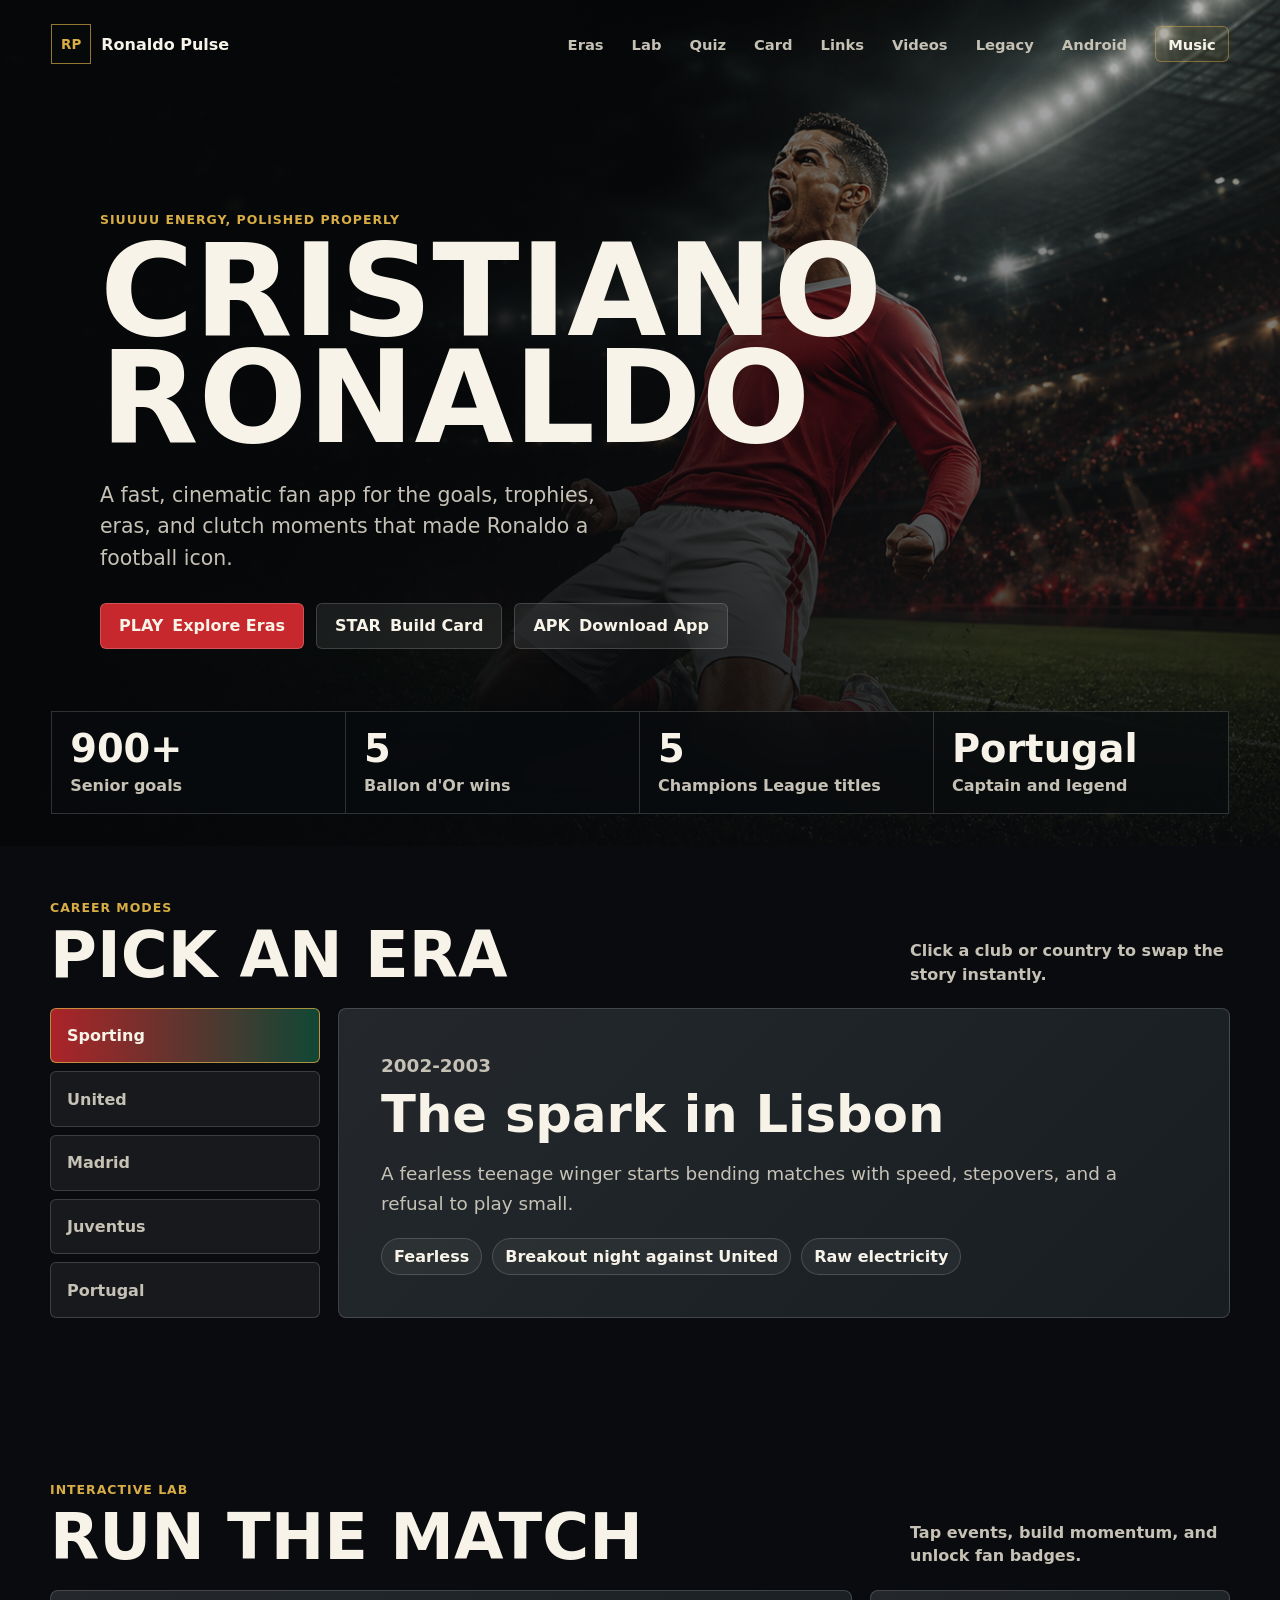
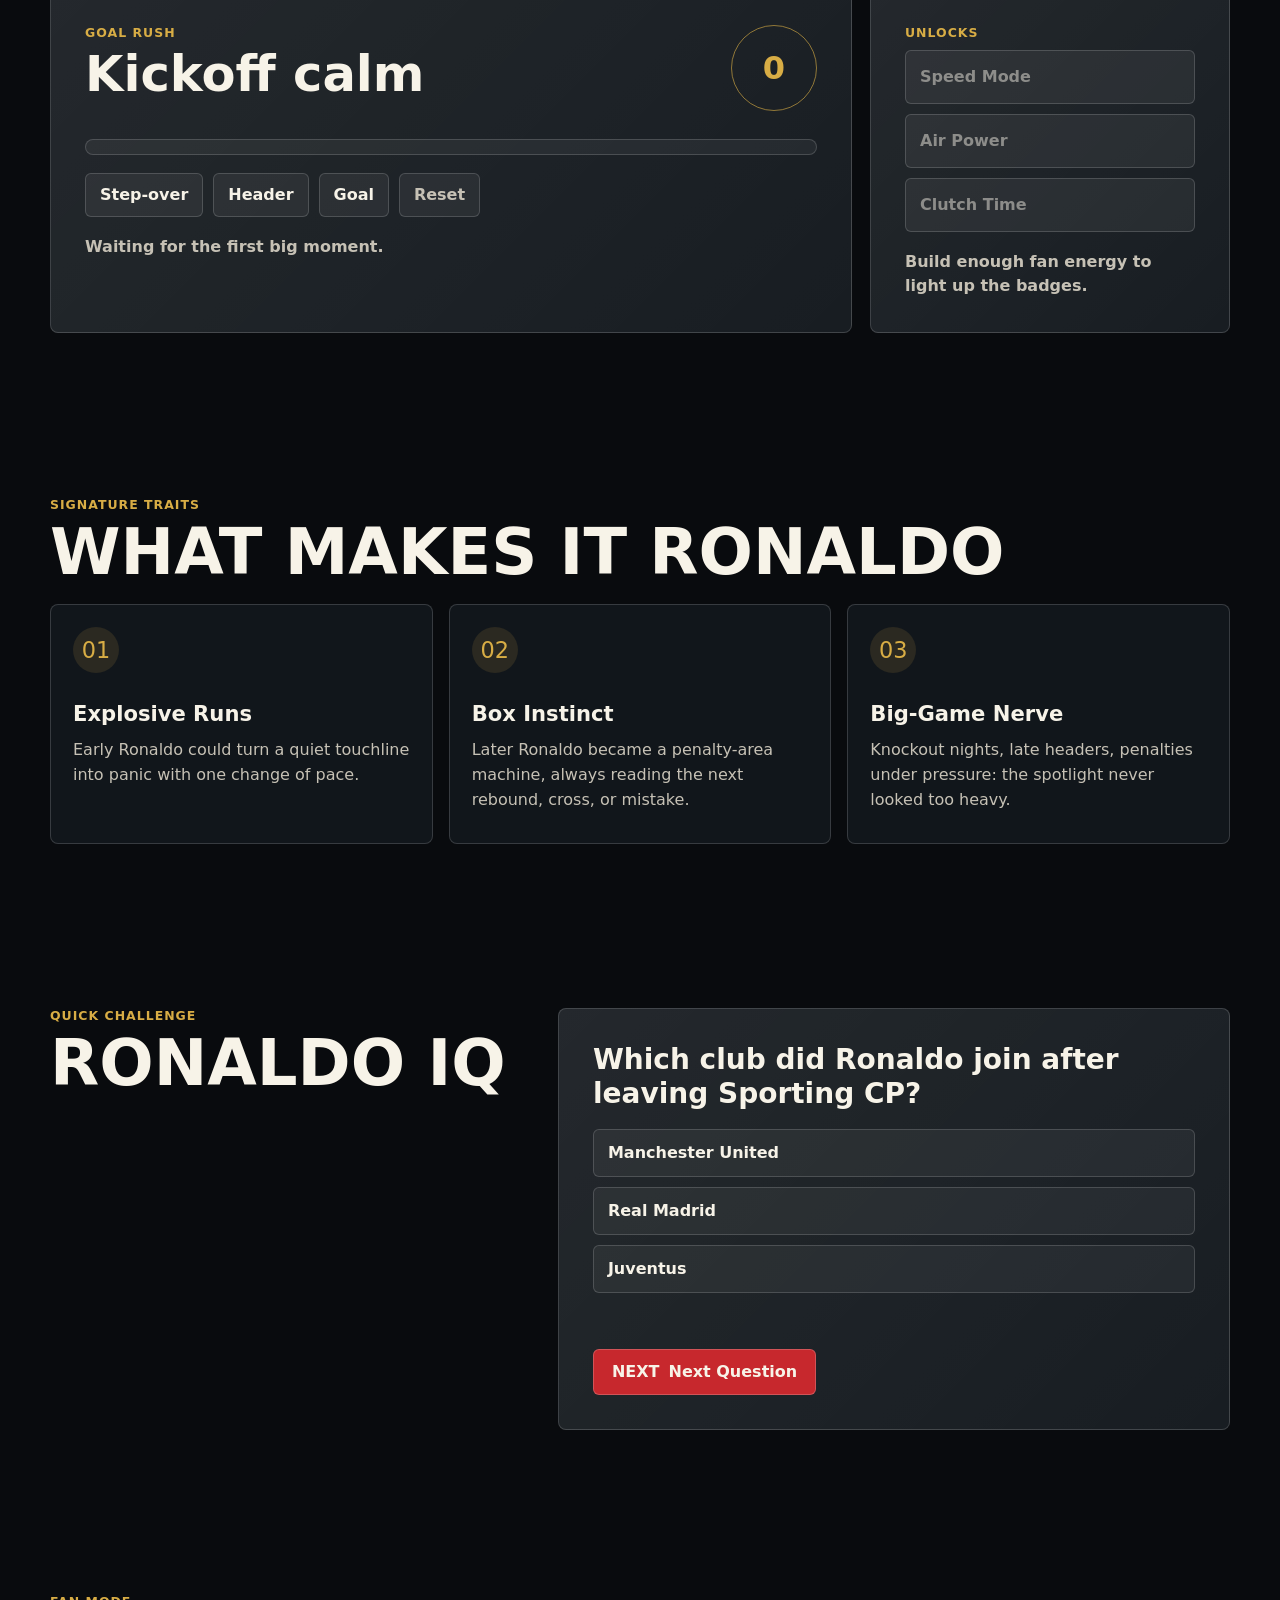
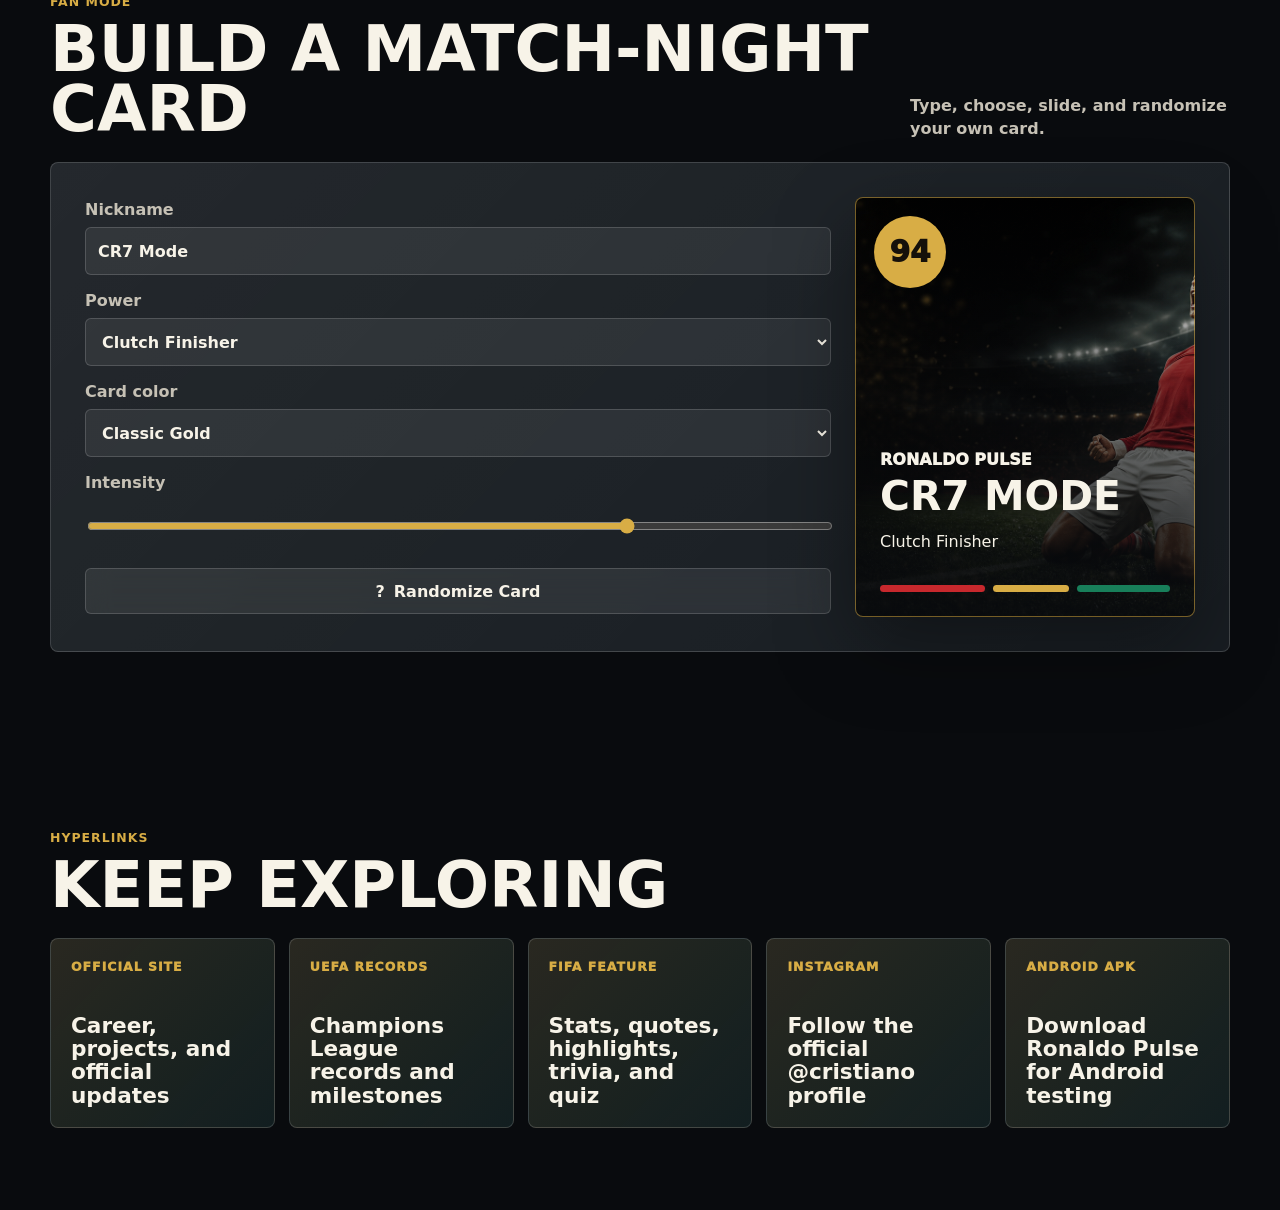
<file: index.html>
<!doctype html>
<html lang="en">
  <head>
    <meta charset="utf-8">
    <meta name="viewport" content="width=device-width, initial-scale=1">
    <title>Ronaldo Pulse</title>
    <meta name="theme-color" content="#090b0e">
    <link rel="manifest" href="manifest.webmanifest">
    <link rel="icon" href="assets/icon-192.png">
    <link rel="apple-touch-icon" href="assets/icon-192.png">
    <link rel="stylesheet" href="styles.css">
  </head>
  <body>
    <main class="app-shell">
      <section class="hero" aria-label="Ronaldo Pulse dashboard">
        <img class="hero__image" src="assets/ronaldo-hero.png" alt="Cinematic footballer celebrating in a stadium">
        <div class="hero__shade"></div>
        <nav class="topbar" aria-label="Primary">
          <a class="brand" href="#top" aria-label="Ronaldo Pulse home">
            <span class="brand__mark">RP</span>
            <span>Ronaldo Pulse</span>
          </a>
          <div class="topbar__links">
            <a href="#eras">Eras</a>
            <a href="#lab">Lab</a>
            <a href="#quiz">Quiz</a>
            <a href="#card">Card</a>
            <a href="#links">Links</a>
            <a href="videos.html">Videos</a>
            <a href="legacy.html">Legacy</a>
            <a href="https://github.com/Arunarena/legendary/releases/download/android-debug-v1/ronaldo-pulse-debug.apk">Android</a>
            <button class="music-toggle" type="button" data-music-toggle>Music</button>
            <button class="install-toggle" type="button" data-install-app hidden>Install</button>
          </div>
        </nav>

        <div class="hero__content" id="top">
          <p class="kicker">Siuuuu energy, polished properly</p>
          <h1>Cristiano<br>Ronaldo</h1>
          <p class="hero__copy">
            A fast, cinematic fan app for the goals, trophies, eras, and clutch moments that made Ronaldo a football icon.
          </p>
          <div class="hero__actions" aria-label="Hero actions">
            <a class="button button--primary" href="#eras">
              <span aria-hidden="true">PLAY</span>
              Explore Eras
            </a>
            <a class="button button--ghost" href="#card">
              <span aria-hidden="true">STAR</span>
              Build Card
            </a>
            <a class="button button--ghost" href="https://github.com/Arunarena/legendary/releases/download/android-debug-v1/ronaldo-pulse-debug.apk">
              <span aria-hidden="true">APK</span>
              Download App
            </a>
          </div>
        </div>

        <div class="score-strip" aria-label="Career highlights">
          <article>
            <strong>900+</strong>
            <span>Senior goals</span>
          </article>
          <article>
            <strong>5</strong>
            <span>Ballon d'Or wins</span>
          </article>
          <article>
            <strong>5</strong>
            <span>Champions League titles</span>
          </article>
          <article>
            <strong>Portugal</strong>
            <span>Captain and legend</span>
          </article>
        </div>
      </section>

      <section class="section section--tight" id="eras">
        <div class="section__heading">
          <div>
            <p class="kicker">Career modes</p>
            <h2>Pick An Era</h2>
          </div>
          <p class="section__note">Click a club or country to swap the story instantly.</p>
        </div>
        <div class="era-layout">
          <div class="era-tabs" role="tablist" aria-label="Ronaldo eras">
            <button class="era-tab is-active" type="button" role="tab" aria-selected="true" data-era="sporting">Sporting</button>
            <button class="era-tab" type="button" role="tab" aria-selected="false" data-era="united">United</button>
            <button class="era-tab" type="button" role="tab" aria-selected="false" data-era="madrid">Madrid</button>
            <button class="era-tab" type="button" role="tab" aria-selected="false" data-era="juve">Juventus</button>
            <button class="era-tab" type="button" role="tab" aria-selected="false" data-era="portugal">Portugal</button>
          </div>
          <article class="era-panel" aria-live="polite">
            <div>
              <p class="era-panel__eyebrow" id="eraYears">2002-2003</p>
              <h3 id="eraTitle">The spark in Lisbon</h3>
            </div>
            <p id="eraBody">
              A fearless teenage winger starts bending matches with speed, stepovers, and a refusal to play small.
            </p>
            <div class="era-stats">
              <span id="eraTrait">Fearless</span>
              <span id="eraMoment">Breakout night against United</span>
              <span id="eraVibe">Raw electricity</span>
            </div>
          </article>
        </div>
      </section>

      <section class="section command-deck" id="lab">
        <div class="section__heading">
          <div>
            <p class="kicker">Interactive lab</p>
            <h2>Run The Match</h2>
          </div>
          <p class="section__note">Tap events, build momentum, and unlock fan badges.</p>
        </div>
        <div class="lab-grid">
          <article class="goal-lab">
            <div class="goal-lab__top">
              <div>
                <p class="kicker">Goal rush</p>
                <h3 id="matchMood">Kickoff calm</h3>
              </div>
              <strong id="fanScore">0</strong>
            </div>
            <div class="meter" aria-label="Fan energy meter">
              <span id="fanMeter"></span>
            </div>
            <div class="event-buttons">
              <button class="mini-button" type="button" data-points="8" data-event="Step-over won">Step-over</button>
              <button class="mini-button" type="button" data-points="14" data-event="Header buried">Header</button>
              <button class="mini-button" type="button" data-points="20" data-event="Clutch goal">Goal</button>
              <button class="mini-button mini-button--quiet" id="resetMatch" type="button">Reset</button>
            </div>
            <p class="event-feed" id="eventFeed" aria-live="polite">Waiting for the first big moment.</p>
          </article>

          <article class="badge-board">
            <p class="kicker">Unlocks</p>
            <div class="badge-list">
              <button class="badge is-locked" type="button" data-badge="speed">Speed Mode</button>
              <button class="badge is-locked" type="button" data-badge="air">Air Power</button>
              <button class="badge is-locked" type="button" data-badge="clutch">Clutch Time</button>
            </div>
            <p class="badge-message" id="badgeMessage">Build enough fan energy to light up the badges.</p>
          </article>
        </div>
      </section>

      <section class="section moments">
        <div class="section__heading">
          <div>
            <p class="kicker">Signature traits</p>
            <h2>What Makes It Ronaldo</h2>
          </div>
        </div>
        <div class="moment-grid">
          <article class="moment-card">
            <span class="moment-card__icon" aria-hidden="true">01</span>
            <h3>Explosive Runs</h3>
            <p>Early Ronaldo could turn a quiet touchline into panic with one change of pace.</p>
          </article>
          <article class="moment-card">
            <span class="moment-card__icon" aria-hidden="true">02</span>
            <h3>Box Instinct</h3>
            <p>Later Ronaldo became a penalty-area machine, always reading the next rebound, cross, or mistake.</p>
          </article>
          <article class="moment-card">
            <span class="moment-card__icon" aria-hidden="true">03</span>
            <h3>Big-Game Nerve</h3>
            <p>Knockout nights, late headers, penalties under pressure: the spotlight never looked too heavy.</p>
          </article>
        </div>
      </section>

      <section class="section split" id="quiz">
        <div class="section__heading">
          <div>
            <p class="kicker">Quick challenge</p>
            <h2>Ronaldo IQ</h2>
          </div>
        </div>
        <div class="quiz">
          <p class="quiz__question" id="quizQuestion">Which club did Ronaldo join after leaving Sporting CP?</p>
          <div class="quiz__answers" id="quizAnswers"></div>
          <p class="quiz__result" id="quizResult" aria-live="polite"></p>
          <button class="button button--primary quiz__next" id="nextQuestion" type="button">
            <span aria-hidden="true">NEXT</span>
            Next Question
          </button>
        </div>
      </section>

      <section class="section card-builder" id="card">
        <div class="section__heading">
          <div>
            <p class="kicker">Fan mode</p>
            <h2>Build A Match-Night Card</h2>
          </div>
          <p class="section__note">Type, choose, slide, and randomize your own card.</p>
        </div>
        <div class="builder">
          <form class="builder__controls">
            <label>
              Nickname
              <input id="fanName" type="text" maxlength="18" value="CR7 Mode">
            </label>
            <label>
              Power
              <select id="fanPower">
                <option>Clutch Finisher</option>
                <option>Aerial Threat</option>
                <option>Free-Kick Focus</option>
                <option>Wing Sprint</option>
              </select>
            </label>
            <label>
              Card color
              <select id="cardTheme">
                <option value="classic">Classic Gold</option>
                <option value="red">Red Heat</option>
                <option value="green">Portugal Green</option>
                <option value="steel">Stadium Steel</option>
              </select>
            </label>
            <label>
              Intensity
              <input id="fanRating" type="range" min="80" max="99" value="94">
            </label>
            <button class="button button--ghost" id="randomCard" type="button">
              <span aria-hidden="true">?</span>
              Randomize Card
            </button>
          </form>
          <article class="fan-card theme-classic" id="fanCard" aria-label="Generated Ronaldo fan card">
            <span class="fan-card__rating" id="cardRating">94</span>
            <p class="fan-card__label">Ronaldo Pulse</p>
            <h3 id="cardName">CR7 Mode</h3>
            <p id="cardPower">Clutch Finisher</p>
            <div class="fan-card__bars">
              <span></span>
              <span></span>
              <span></span>
            </div>
          </article>
        </div>
      </section>

      <section class="section link-hub" id="links">
        <div class="section__heading">
          <div>
            <p class="kicker">Hyperlinks</p>
            <h2>Keep Exploring</h2>
          </div>
        </div>
        <div class="link-grid">
          <a class="link-card" href="https://www.cristianoronaldo.com/" target="_blank" rel="noopener noreferrer">
            <span>Official site</span>
            <strong>Career, projects, and official updates</strong>
          </a>
          <a class="link-card" href="https://www.uefa.com/uefachampionsleague/news/0253-0d820b46805f-b78ccae2c451-1000--what-uefa-r/" target="_blank" rel="noopener noreferrer">
            <span>UEFA records</span>
            <strong>Champions League records and milestones</strong>
          </a>
          <a class="link-card" href="https://www.fifa.com/en/tournaments/mens/worldcup/canadamexicousa2026/articles/26-superstars-cristiano-ronaldo" target="_blank" rel="noopener noreferrer">
            <span>FIFA feature</span>
            <strong>Stats, quotes, highlights, trivia, and quiz</strong>
          </a>
          <a class="link-card" href="https://www.instagram.com/cristiano/" target="_blank" rel="noopener noreferrer">
            <span>Instagram</span>
            <strong>Follow the official @cristiano profile</strong>
          </a>
          <a class="link-card" href="https://github.com/Arunarena/legendary/releases/download/android-debug-v1/ronaldo-pulse-debug.apk">
            <span>Android APK</span>
            <strong>Download Ronaldo Pulse for Android testing</strong>
          </a>
        </div>
      </section>
    </main>
    <script src="app.js"></script>
  </body>
</html>
</file>
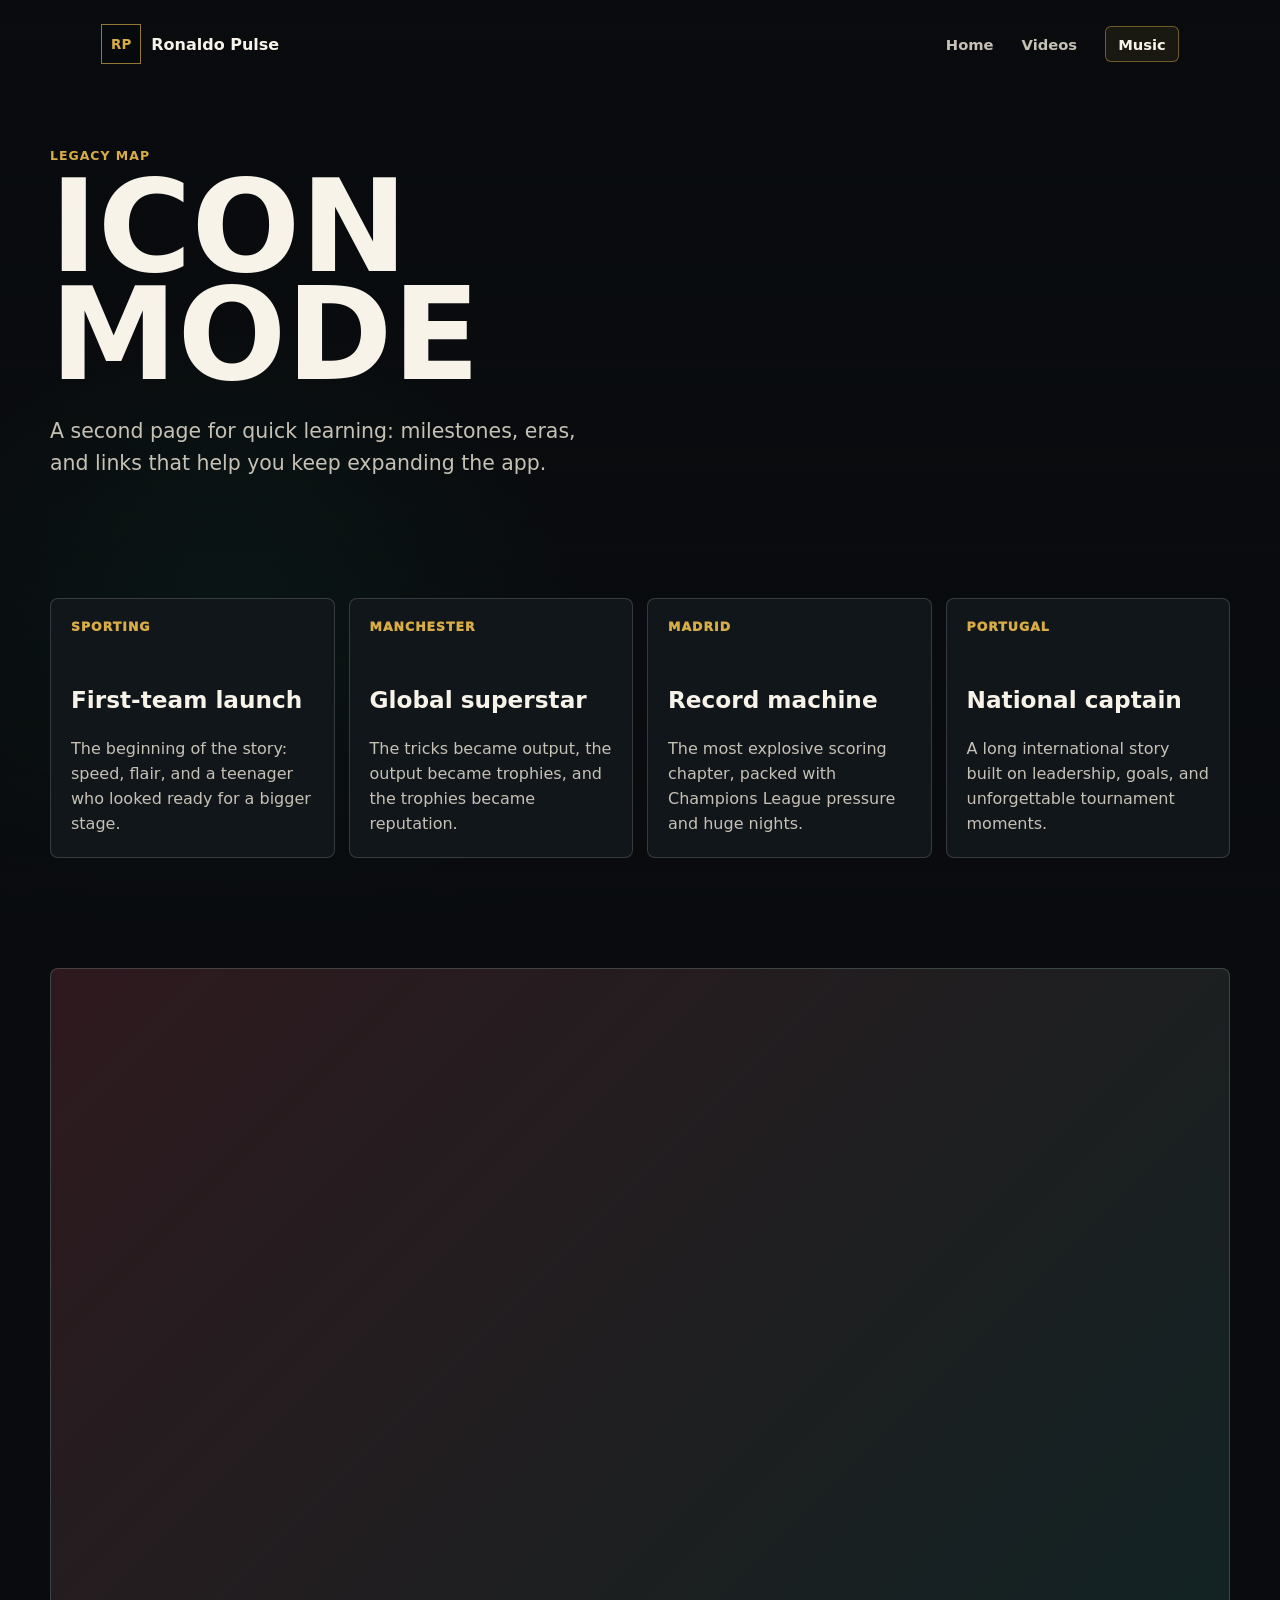
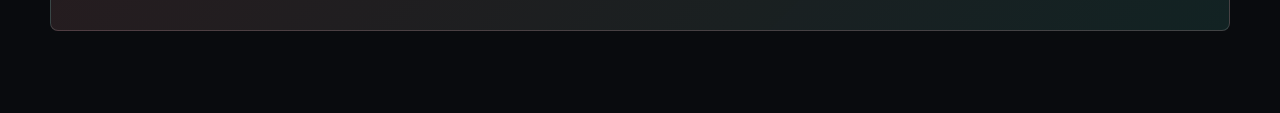
<file: legacy.html>
<!doctype html>
<html lang="en">
  <head>
    <meta charset="utf-8">
    <meta name="viewport" content="width=device-width, initial-scale=1">
    <title>Ronaldo Pulse | Legacy</title>
    <meta name="theme-color" content="#090b0e">
    <link rel="manifest" href="manifest.webmanifest">
    <link rel="icon" href="assets/icon-192.png">
    <link rel="apple-touch-icon" href="assets/icon-192.png">
    <link rel="stylesheet" href="styles.css">
  </head>
  <body>
    <main class="app-shell page-shell">
      <nav class="topbar page-topbar" aria-label="Primary">
        <a class="brand" href="index.html" aria-label="Ronaldo Pulse home">
          <span class="brand__mark">RP</span>
          <span>Ronaldo Pulse</span>
        </a>
        <div class="topbar__links">
          <a href="index.html">Home</a>
          <a href="videos.html">Videos</a>
          <button class="music-toggle" type="button" data-music-toggle>Music</button>
          <button class="install-toggle" type="button" data-install-app hidden>Install</button>
        </div>
      </nav>

      <section class="section page-hero">
        <p class="kicker">Legacy map</p>
        <h1>Icon Mode</h1>
        <p class="hero__copy">
          A second page for quick learning: milestones, eras, and links that help you keep expanding the app.
        </p>
      </section>

      <section class="section">
        <div class="timeline">
          <article>
            <span>Sporting</span>
            <strong>First-team launch</strong>
            <p>The beginning of the story: speed, flair, and a teenager who looked ready for a bigger stage.</p>
          </article>
          <article>
            <span>Manchester</span>
            <strong>Global superstar</strong>
            <p>The tricks became output, the output became trophies, and the trophies became reputation.</p>
          </article>
          <article>
            <span>Madrid</span>
            <strong>Record machine</strong>
            <p>The most explosive scoring chapter, packed with Champions League pressure and huge nights.</p>
          </article>
          <article>
            <span>Portugal</span>
            <strong>National captain</strong>
            <p>A long international story built on leadership, goals, and unforgettable tournament moments.</p>
          </article>
        </div>
      </section>

      <section class="section video-stage">
        <div class="video-frame">
          <iframe
            title="Ronaldo official channel videos"
            src="https://www.youtube.com/embed/videoseries?list=UUtxD0x6AuNNqdXO9Wp5GHew"
            allow="accelerometer; autoplay; clipboard-write; encrypted-media; gyroscope; picture-in-picture; web-share"
            allowfullscreen>
          </iframe>
        </div>
      </section>
    </main>
    <script src="app.js"></script>
  </body>
</html>
</file>
<file: styles.css>
:root {
  color-scheme: dark;
  --ink: #f7f3e8;
  --muted: #c6c1b5;
  --line: rgba(255, 255, 255, 0.16);
  --charcoal: #090b0e;
  --panel: #11161b;
  --green: #187f5a;
  --red: #c7282d;
  --gold: #d8ad45;
  --steel: #7ea4b2;
}

* {
  box-sizing: border-box;
}

html {
  scroll-behavior: smooth;
}

body {
  margin: 0;
  min-width: 320px;
  background: var(--charcoal);
  color: var(--ink);
  font-family: Inter, ui-sans-serif, system-ui, -apple-system, BlinkMacSystemFont, "Segoe UI", sans-serif;
  letter-spacing: 0;
}

a {
  color: inherit;
  text-decoration: none;
}

button,
input,
select {
  font: inherit;
}

.app-shell {
  overflow: hidden;
  background:
    linear-gradient(180deg, rgba(9, 11, 14, 0) 0, #090b0e 940px),
    radial-gradient(circle at 18% 40%, rgba(24, 127, 90, 0.28), transparent 360px),
    #090b0e;
}

.hero {
  position: relative;
  min-height: 94vh;
  display: grid;
  align-content: space-between;
  padding: 24px clamp(18px, 4vw, 56px) 32px;
  isolation: isolate;
}

.hero__image,
.hero__shade {
  position: absolute;
  inset: 0;
  width: 100%;
  height: 100%;
}

.hero__image {
  object-fit: cover;
  object-position: center right;
  z-index: -3;
}

.hero__shade {
  z-index: -2;
  background:
    linear-gradient(90deg, rgba(5, 7, 9, 0.96) 0%, rgba(6, 8, 10, 0.72) 44%, rgba(7, 8, 10, 0.16) 78%),
    linear-gradient(180deg, rgba(9, 11, 14, 0.16), rgba(9, 11, 14, 0.88));
}

.topbar {
  display: flex;
  align-items: center;
  justify-content: space-between;
  gap: 20px;
  width: min(1180px, 100%);
  margin: 0 auto;
}

.brand {
  display: inline-flex;
  align-items: center;
  gap: 10px;
  font-weight: 800;
}

.brand__mark {
  display: grid;
  place-items: center;
  width: 40px;
  aspect-ratio: 1;
  border: 1px solid rgba(216, 173, 69, 0.68);
  background: rgba(8, 10, 12, 0.72);
  color: var(--gold);
  font-size: 0.84rem;
}

.topbar__links {
  display: flex;
  flex-wrap: wrap;
  align-items: center;
  justify-content: flex-end;
  gap: clamp(12px, 3vw, 28px);
  color: var(--muted);
  font-weight: 700;
  font-size: 0.92rem;
}

.topbar__links a:hover {
  color: var(--ink);
}

.hero__content {
  width: min(980px, 100%);
  margin: clamp(90px, 14vh, 170px) auto 40px;
  transform: translateX(calc((min(1180px, 100vw) - 100vw) / 2));
}

.kicker {
  margin: 0 0 10px;
  color: var(--gold);
  font-size: 0.78rem;
  font-weight: 900;
  letter-spacing: 0.08em;
  text-transform: uppercase;
}

h1,
h2,
h3,
p {
  overflow-wrap: anywhere;
}

h1 {
  max-width: 9.8ch;
  margin: 0;
  font-size: clamp(4.2rem, 10vw, 9.4rem);
  line-height: 0.84;
  letter-spacing: 0;
  text-transform: uppercase;
  white-space: normal;
}

.hero__copy {
  max-width: 550px;
  margin: 28px 0 0;
  color: var(--muted);
  font-size: clamp(1rem, 2vw, 1.28rem);
  line-height: 1.55;
}

.hero__actions {
  display: flex;
  flex-wrap: wrap;
  gap: 12px;
  margin-top: 28px;
}

.button {
  min-height: 46px;
  display: inline-flex;
  align-items: center;
  justify-content: center;
  gap: 9px;
  border-radius: 6px;
  border: 1px solid var(--line);
  padding: 0 18px;
  color: var(--ink);
  font-weight: 900;
  cursor: pointer;
}

.button--primary {
  background: var(--red);
  border-color: rgba(255, 255, 255, 0.2);
}

.button--ghost {
  background: rgba(255, 255, 255, 0.08);
  backdrop-filter: blur(12px);
}

.button:hover {
  transform: translateY(-1px);
}

.music-toggle,
.install-toggle {
  min-height: 36px;
  border: 1px solid rgba(216, 173, 69, 0.46);
  border-radius: 6px;
  background: rgba(216, 173, 69, 0.08);
  color: var(--ink);
  cursor: pointer;
  padding: 0 12px;
  font-weight: 900;
}

.music-toggle.is-playing {
  background: var(--gold);
  color: #15100a;
}

.install-toggle {
  background: rgba(24, 127, 90, 0.14);
  border-color: rgba(24, 127, 90, 0.62);
}

.install-toggle:hover,
.music-toggle:hover {
  transform: translateY(-1px);
}

[hidden] {
  display: none !important;
}

.score-strip {
  width: min(1180px, 100%);
  margin: 0 auto;
  display: grid;
  grid-template-columns: repeat(4, minmax(0, 1fr));
  border: 1px solid var(--line);
  background: rgba(9, 12, 14, 0.72);
  backdrop-filter: blur(18px);
}

.score-strip article {
  min-height: 100px;
  padding: 18px;
  border-right: 1px solid var(--line);
}

.score-strip article:last-child {
  border-right: 0;
}

.score-strip strong {
  display: block;
  color: var(--ink);
  font-size: clamp(1.5rem, 3vw, 2.45rem);
  line-height: 1;
}

.score-strip span {
  display: block;
  margin-top: 8px;
  color: var(--muted);
  font-weight: 700;
}

.section {
  width: min(1180px, calc(100% - 36px));
  margin: 0 auto;
  padding: 82px 0;
}

.section--tight {
  padding-top: 54px;
}

.section__heading {
  display: flex;
  align-items: end;
  justify-content: space-between;
  gap: 18px;
  margin-bottom: 22px;
}

.section__note {
  max-width: 320px;
  margin: 0;
  color: var(--muted);
  line-height: 1.45;
  font-weight: 700;
}

.section h2 {
  margin: 0;
  font-size: clamp(2rem, 5vw, 4rem);
  line-height: 0.95;
  text-transform: uppercase;
}

.era-layout {
  display: grid;
  grid-template-columns: 270px minmax(0, 1fr);
  gap: 18px;
}

.era-tabs {
  display: grid;
  gap: 8px;
}

.era-tab {
  min-height: 52px;
  border: 1px solid var(--line);
  border-radius: 6px;
  background: rgba(255, 255, 255, 0.06);
  color: var(--muted);
  cursor: pointer;
  font-weight: 900;
  text-align: left;
  padding: 0 16px;
}

.era-tab.is-active {
  color: var(--ink);
  border-color: rgba(216, 173, 69, 0.74);
  background: linear-gradient(90deg, rgba(199, 40, 45, 0.86), rgba(24, 127, 90, 0.52));
}

.era-panel,
.quiz,
.builder,
.goal-lab,
.badge-board {
  border: 1px solid var(--line);
  border-radius: 8px;
  background:
    linear-gradient(135deg, rgba(255, 255, 255, 0.08), rgba(255, 255, 255, 0.03)),
    var(--panel);
}

.lab-grid {
  display: grid;
  grid-template-columns: minmax(0, 1fr) 360px;
  gap: 18px;
}

.goal-lab,
.badge-board {
  padding: clamp(20px, 4vw, 34px);
}

.goal-lab__top {
  display: flex;
  align-items: start;
  justify-content: space-between;
  gap: 18px;
}

.goal-lab__top h3 {
  margin: 0;
  font-size: clamp(1.7rem, 4vw, 3.1rem);
  line-height: 1;
}

.goal-lab__top strong {
  display: grid;
  place-items: center;
  width: 86px;
  aspect-ratio: 1;
  border: 1px solid rgba(216, 173, 69, 0.62);
  border-radius: 50%;
  color: var(--gold);
  font-size: 2rem;
}

.meter {
  height: 16px;
  margin: 28px 0 18px;
  border: 1px solid var(--line);
  border-radius: 999px;
  overflow: hidden;
  background: rgba(255, 255, 255, 0.05);
}

.meter span {
  display: block;
  width: 0%;
  height: 100%;
  border-radius: inherit;
  background: linear-gradient(90deg, var(--green), var(--gold), var(--red));
  transition: width 220ms ease;
}

.event-buttons {
  display: flex;
  flex-wrap: wrap;
  gap: 10px;
}

.mini-button,
.badge {
  min-height: 44px;
  border: 1px solid var(--line);
  border-radius: 6px;
  background: rgba(255, 255, 255, 0.06);
  color: var(--ink);
  cursor: pointer;
  padding: 0 14px;
  font-weight: 900;
}

.mini-button:hover,
.badge:hover,
.link-card:hover {
  transform: translateY(-2px);
}

.mini-button--quiet {
  color: var(--muted);
}

.event-feed,
.badge-message {
  min-height: 28px;
  margin: 18px 0 0;
  color: var(--muted);
  font-weight: 800;
  line-height: 1.5;
}

.badge-list {
  display: grid;
  gap: 10px;
}

.badge {
  min-height: 54px;
  text-align: left;
}

.badge.is-locked {
  color: rgba(247, 243, 232, 0.48);
}

.badge.is-unlocked {
  border-color: rgba(216, 173, 69, 0.82);
  background: rgba(216, 173, 69, 0.14);
  color: var(--ink);
}

.era-panel {
  min-height: 300px;
  display: grid;
  align-content: space-between;
  padding: clamp(22px, 5vw, 42px);
}

.era-panel__eyebrow {
  margin: 0 0 8px;
  color: var(--steel);
  font-weight: 900;
}

.era-panel h3 {
  margin: 0;
  font-size: clamp(1.8rem, 4vw, 3.7rem);
  line-height: 1;
}

.era-panel p {
  max-width: 760px;
  color: var(--muted);
  font-size: 1.15rem;
  line-height: 1.65;
}

.era-stats {
  display: flex;
  flex-wrap: wrap;
  gap: 10px;
}

.era-stats span {
  border: 1px solid var(--line);
  border-radius: 999px;
  padding: 8px 12px;
  color: var(--ink);
  background: rgba(255, 255, 255, 0.05);
  font-weight: 800;
}

.moment-grid {
  display: grid;
  grid-template-columns: repeat(3, minmax(0, 1fr));
  gap: 16px;
}

.moment-card {
  min-height: 240px;
  border: 1px solid var(--line);
  border-radius: 8px;
  padding: 22px;
  background: #11161b;
}

.moment-card__icon {
  display: grid;
  place-items: center;
  width: 46px;
  aspect-ratio: 1;
  border-radius: 50%;
  margin-bottom: 28px;
  background: rgba(216, 173, 69, 0.13);
  color: var(--gold);
  font-size: 1.4rem;
}

.moment-card h3 {
  margin: 0 0 12px;
  font-size: 1.32rem;
}

.moment-card p,
.quiz__result {
  margin: 0;
  color: var(--muted);
  line-height: 1.55;
}

.split {
  display: grid;
  grid-template-columns: 0.72fr 1fr;
  align-items: start;
  gap: 24px;
}

.quiz {
  padding: clamp(20px, 4vw, 34px);
}

.quiz__question {
  margin: 0 0 18px;
  font-size: clamp(1.2rem, 3vw, 1.75rem);
  font-weight: 900;
  line-height: 1.2;
}

.quiz__answers {
  display: grid;
  gap: 10px;
}

.answer {
  min-height: 48px;
  border: 1px solid var(--line);
  border-radius: 6px;
  background: rgba(255, 255, 255, 0.05);
  color: var(--ink);
  cursor: pointer;
  text-align: left;
  padding: 0 14px;
  font-weight: 800;
}

.answer.is-correct {
  border-color: rgba(24, 127, 90, 0.92);
  background: rgba(24, 127, 90, 0.28);
}

.answer.is-wrong {
  border-color: rgba(199, 40, 45, 0.92);
  background: rgba(199, 40, 45, 0.24);
}

.quiz__result {
  min-height: 28px;
  margin-top: 16px;
  font-weight: 800;
}

.quiz__next {
  margin-top: 12px;
}

.card-builder {
  padding-bottom: 96px;
}

.builder {
  display: grid;
  grid-template-columns: minmax(0, 1fr) 340px;
  gap: 24px;
  padding: clamp(18px, 4vw, 34px);
  align-items: center;
}

.builder__controls {
  display: grid;
  gap: 16px;
}

.builder__controls label {
  display: grid;
  gap: 8px;
  color: var(--muted);
  font-weight: 900;
}

.builder__controls input,
.builder__controls select {
  width: 100%;
  min-height: 48px;
  border: 1px solid var(--line);
  border-radius: 6px;
  background: rgba(255, 255, 255, 0.07);
  color: var(--ink);
  padding: 0 12px;
}

.builder__controls input[type="range"] {
  accent-color: var(--gold);
}

.fan-card {
  position: relative;
  min-height: 420px;
  display: grid;
  align-content: end;
  border-radius: 8px;
  overflow: hidden;
  padding: 24px;
  border: 1px solid rgba(216, 173, 69, 0.54);
  background:
    linear-gradient(180deg, rgba(9, 11, 14, 0.1), rgba(9, 11, 14, 0.94)),
    url("assets/ronaldo-hero.png") center / cover;
  box-shadow: 0 28px 80px rgba(0, 0, 0, 0.38);
}

.fan-card__rating {
  position: absolute;
  top: 18px;
  left: 18px;
  display: grid;
  place-items: center;
  width: 72px;
  aspect-ratio: 1;
  border-radius: 50%;
  background: var(--gold);
  color: #15100a;
  font-size: 1.85rem;
  font-weight: 1000;
}

.fan-card__label {
  margin: 0 0 8px;
  color: var(--gold);
  font-weight: 1000;
  text-transform: uppercase;
}

.fan-card h3 {
  margin: 0;
  font-size: 2.55rem;
  line-height: 0.95;
  text-transform: uppercase;
}

.fan-card p {
  color: var(--ink);
}

.fan-card__bars {
  display: grid;
  grid-template-columns: 1fr 0.72fr 0.88fr;
  gap: 8px;
  margin-top: 18px;
}

.fan-card__bars span {
  height: 7px;
  border-radius: 999px;
  background: var(--red);
}

.fan-card__bars span:nth-child(2) {
  background: var(--gold);
}

.fan-card__bars span:nth-child(3) {
  background: var(--green);
}

.fan-card.theme-red {
  border-color: rgba(199, 40, 45, 0.7);
}

.fan-card.theme-red .fan-card__rating {
  background: var(--red);
  color: var(--ink);
}

.fan-card.theme-green {
  border-color: rgba(24, 127, 90, 0.8);
}

.fan-card.theme-green .fan-card__rating {
  background: var(--green);
  color: var(--ink);
}

.fan-card.theme-steel {
  border-color: rgba(126, 164, 178, 0.8);
}

.fan-card.theme-steel .fan-card__rating {
  background: var(--steel);
  color: #081014;
}

.link-grid {
  display: grid;
  grid-template-columns: repeat(auto-fit, minmax(220px, 1fr));
  gap: 14px;
}

.link-card {
  min-height: 190px;
  display: grid;
  align-content: space-between;
  border: 1px solid var(--line);
  border-radius: 8px;
  padding: 20px;
  background:
    linear-gradient(135deg, rgba(216, 173, 69, 0.12), rgba(24, 127, 90, 0.08)),
    #11161b;
}

.link-card span {
  color: var(--gold);
  font-size: 0.78rem;
  font-weight: 1000;
  letter-spacing: 0.08em;
  text-transform: uppercase;
}

.link-card strong {
  font-size: 1.35rem;
  line-height: 1.08;
}

.page-shell {
  min-height: 100vh;
}

.page-topbar {
  padding: 24px clamp(18px, 4vw, 56px) 0;
}

.page-hero {
  padding-top: 84px;
  padding-bottom: 36px;
}

.page-hero h1 {
  max-width: 9ch;
}

.video-stage {
  padding-top: 28px;
}

.video-frame {
  width: 100%;
  aspect-ratio: 16 / 9;
  border: 1px solid var(--line);
  border-radius: 8px;
  overflow: hidden;
  background:
    linear-gradient(135deg, rgba(199, 40, 45, 0.16), rgba(24, 127, 90, 0.12)),
    #11161b;
}

.video-frame iframe {
  display: block;
  width: 100%;
  height: 100%;
  border: 0;
}

.video-frame video {
  display: block;
  width: 100%;
  height: 100%;
  object-fit: contain;
  background: #050608;
}

.local-video-grid {
  display: grid;
  gap: 18px;
}

.local-video-card {
  border: 1px solid var(--line);
  border-radius: 8px;
  padding: clamp(16px, 3vw, 22px);
  background:
    linear-gradient(135deg, rgba(255, 255, 255, 0.08), rgba(255, 255, 255, 0.03)),
    var(--panel);
}

.local-video-card h3 {
  margin: 0 0 14px;
  font-size: clamp(1.35rem, 3vw, 2.2rem);
  line-height: 1;
}

.video-actions {
  display: flex;
  flex-wrap: wrap;
  gap: 12px;
  margin-top: 16px;
}

.timeline {
  display: grid;
  grid-template-columns: repeat(4, minmax(0, 1fr));
  gap: 14px;
}

.timeline article {
  min-height: 260px;
  display: grid;
  align-content: space-between;
  border: 1px solid var(--line);
  border-radius: 8px;
  padding: 20px;
  background: #11161b;
}

.timeline span {
  color: var(--gold);
  font-size: 0.78rem;
  font-weight: 1000;
  letter-spacing: 0.08em;
  text-transform: uppercase;
}

.timeline strong {
  display: block;
  margin-top: 44px;
  font-size: 1.45rem;
  line-height: 1.05;
}

.timeline p {
  margin: 14px 0 0;
  color: var(--muted);
  line-height: 1.55;
}

@media (max-width: 860px) {
  .hero {
    min-height: 92vh;
  }

  .hero__shade {
    background:
      linear-gradient(90deg, rgba(5, 7, 9, 0.94), rgba(6, 8, 10, 0.48)),
      linear-gradient(180deg, rgba(9, 11, 14, 0.12), rgba(9, 11, 14, 0.92));
  }

  .score-strip,
  .era-layout,
  .moment-grid,
  .split,
  .builder,
  .lab-grid,
  .link-grid,
  .timeline {
    grid-template-columns: 1fr;
  }

  .score-strip article {
    border-right: 0;
    border-bottom: 1px solid var(--line);
  }

  .score-strip article:last-child {
    border-bottom: 0;
  }

  .era-tabs {
    grid-template-columns: repeat(2, minmax(0, 1fr));
  }

  .era-tab {
    text-align: center;
  }

  .builder {
    align-items: stretch;
  }
}

@media (max-width: 560px) {
  .topbar {
    align-items: flex-start;
  }

  .topbar__links {
    flex-direction: column;
    align-items: flex-end;
    gap: 8px;
  }

  .hero__content {
    margin-top: 64px;
    transform: none;
  }

  h1 {
    font-size: clamp(3.25rem, 16vw, 5.2rem);
  }

  .hero__actions,
  .button {
    width: 100%;
  }

  .era-tabs {
    grid-template-columns: 1fr;
  }

  .section {
    width: min(100% - 28px, 1180px);
    padding: 62px 0;
  }

  .section__heading {
    display: block;
  }

  .fan-card {
    min-height: 360px;
  }
}
</file>
